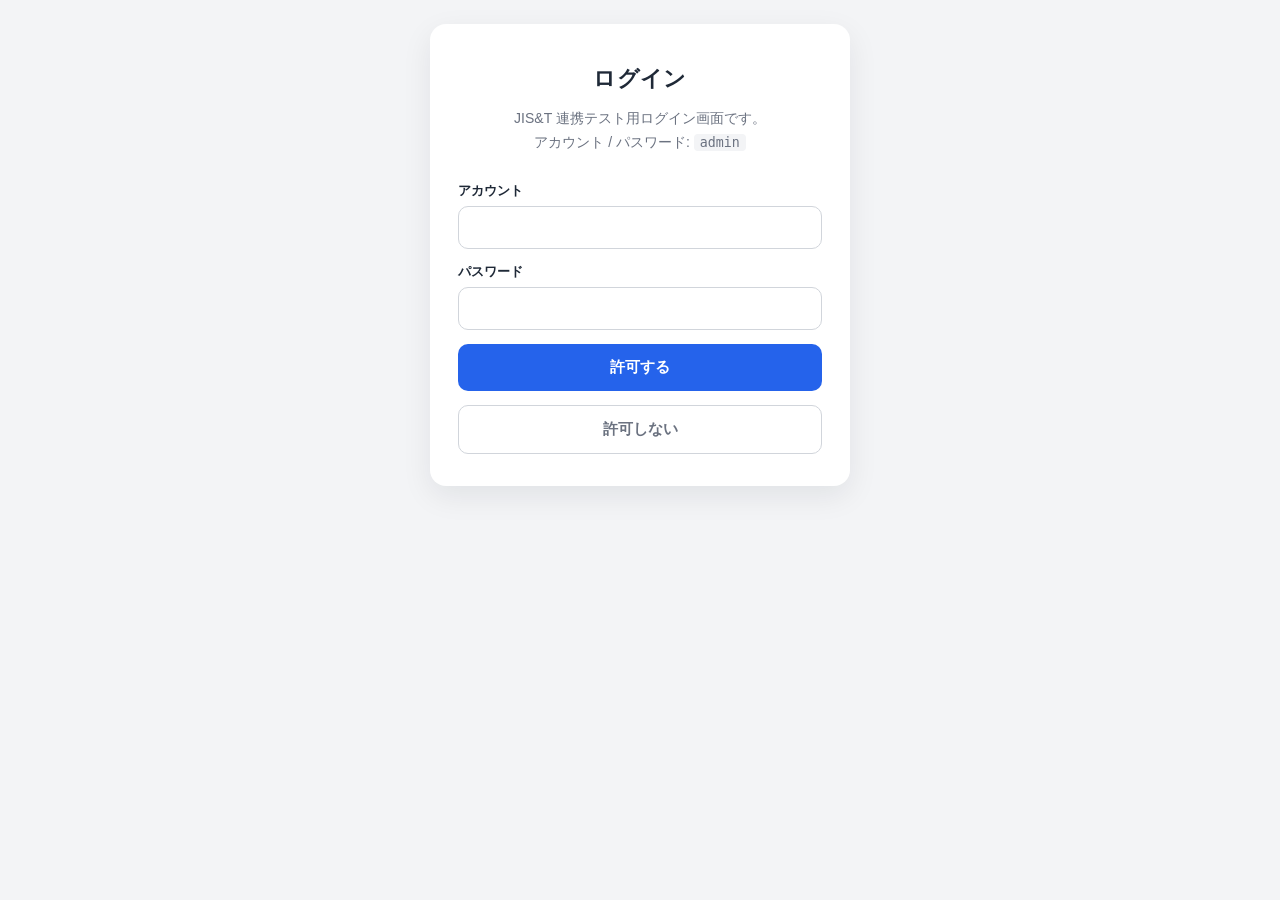
<file: index.html>
<!DOCTYPE html>
<html lang="ja">
  <head>
    <meta charset="UTF-8" />
    <meta name="viewport" content="width=device-width, initial-scale=1" />
    <meta http-equiv="refresh" content="0; url=login.html" />
    <title>JIS&amp;T Link</title>
    <script>
      location.replace("login.html");
    </script>
  </head>
  <body></body>
</html>
</file>
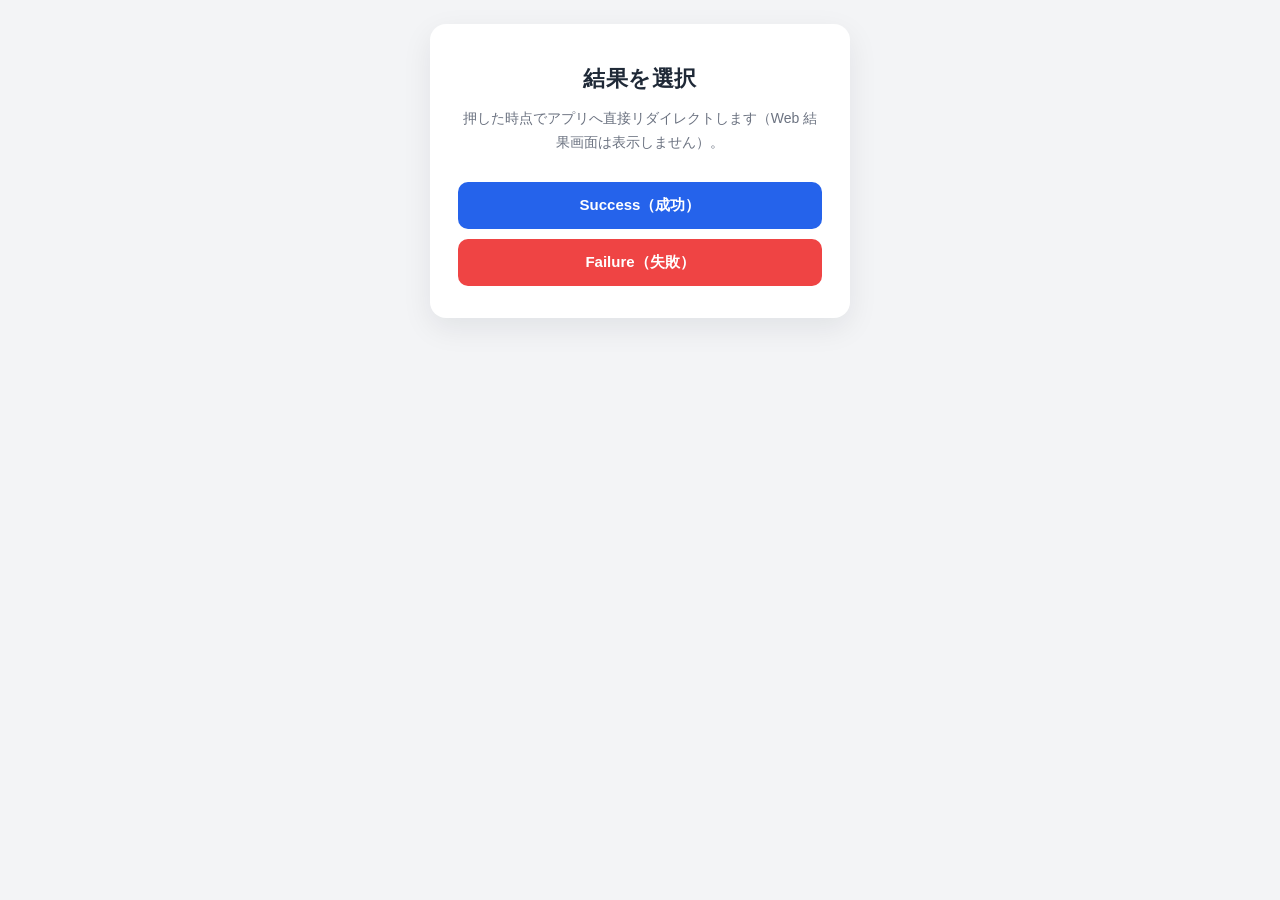
<file: choose.html>
<!DOCTYPE html>
<html lang="ja">
  <head>
    <meta charset="UTF-8" />
    <meta name="viewport" content="width=device-width, initial-scale=1" />
    <meta name="robots" content="noindex,nofollow" />
    <title>JIS&amp;T 結果選択</title>
    <link rel="stylesheet" href="./css/result.css" />
  </head>
  <body>
    <main class="card" role="main">
      <h1 class="title">結果を選択</h1>
      <p class="description">
        押した時点でアプリへ直接リダイレクトします（Web 結果画面は表示しません）。
      </p>
      <div class="actions">
        <a id="success-btn" class="btn btn--primary" href="#">Success（成功）</a>
        <a id="failure-btn" class="btn btn--danger" href="#">Failure（失敗）</a>
      </div>
    </main>
    <script src="./js/deeplink.js"></script>
    <script>
      document.getElementById("success-btn").href = MizuhoDeepLink.urlFor("success");
      document.getElementById("failure-btn").href = MizuhoDeepLink.urlFor("failure");
      document.getElementById("success-btn").addEventListener("click", function (event) {
        event.preventDefault();
        MizuhoDeepLink.redirect("success");
      });
      document.getElementById("failure-btn").addEventListener("click", function (event) {
        event.preventDefault();
        MizuhoDeepLink.redirect("failure");
      });
    </script>
  </body>
</html>
</file>
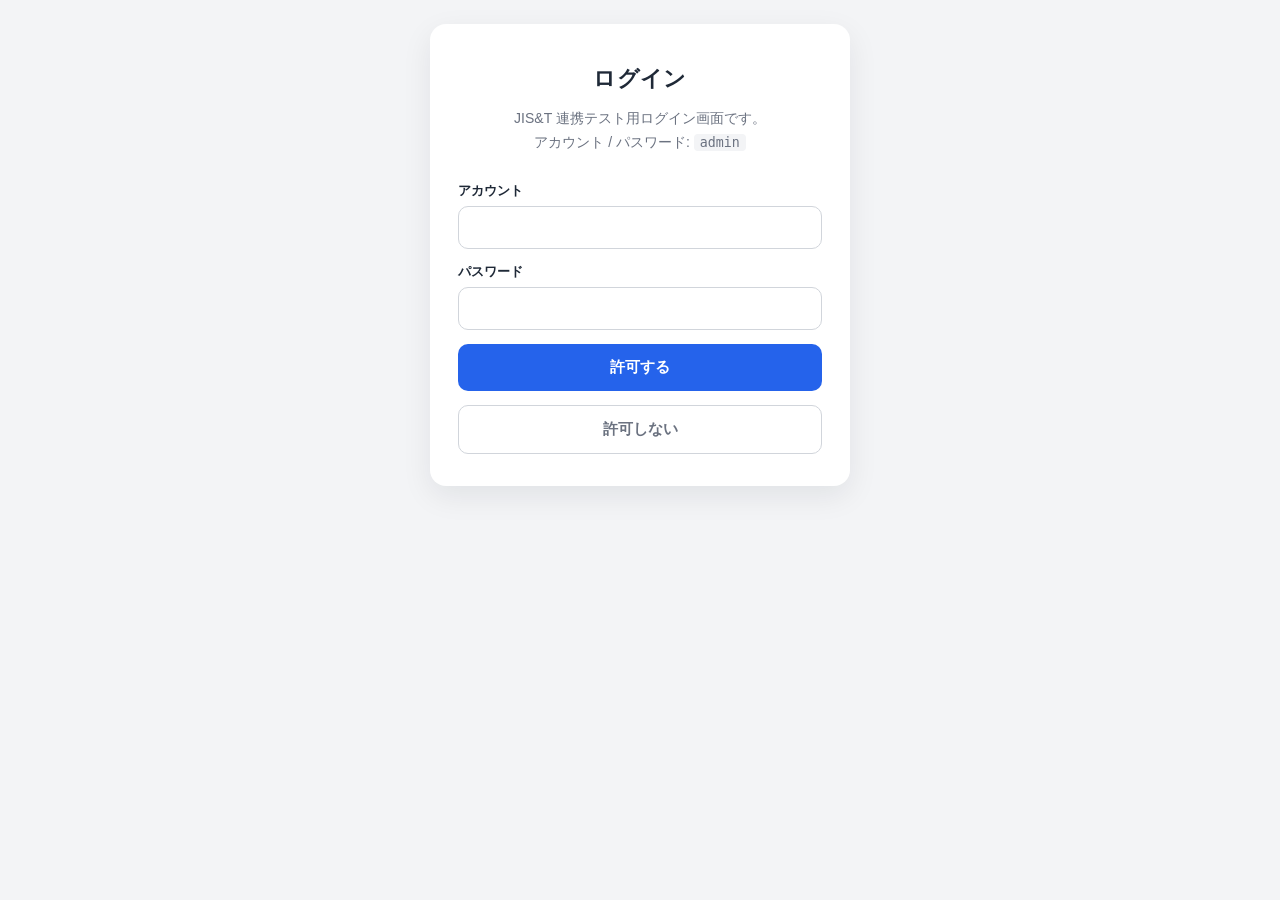
<file: login.html>
<!DOCTYPE html>
<html lang="ja">
  <head>
    <meta charset="UTF-8" />
    <meta name="viewport" content="width=device-width, initial-scale=1" />
    <meta name="robots" content="noindex,nofollow" />
    <title>JIS&amp;T ログイン</title>
    <link rel="stylesheet" href="./css/result.css" />
  </head>
  <body>
    <main class="card card--form" role="main">
      <h1 class="title">ログイン</h1>
      <p class="description">
        JIS&amp;T 連携テスト用ログイン画面です。<br />
        アカウント / パスワード: <code>admin</code>
      </p>

      <form id="login-form" class="form" novalidate>
        <label class="field">
          <span class="field__label">アカウント</span>
          <input
            id="username"
            name="username"
            type="text"
            autocomplete="off"
            required
          />
        </label>
        <label class="field">
          <span class="field__label">パスワード</span>
          <input
            id="password"
            name="password"
            type="password"
            autocomplete="off"
            required
          />
        </label>
        <p id="login-error" class="form-error" hidden>アカウントまたはパスワードが正しくありません。</p>
        <button type="submit" class="btn btn--primary btn--block">許可する</button>
        <button id="deny-btn" type="button" class="btn btn--ghost btn--block">許可しない</button>
      </form>
    </main>

    <script src="./js/auth.js"></script>
    <script src="./js/deeplink.js"></script>
    <script>
      (function () {
        var form = document.getElementById("login-form");
        var errorEl = document.getElementById("login-error");
        var denyBtn = document.getElementById("deny-btn");

        form.addEventListener("submit", function (event) {
          event.preventDefault();
          var username = document.getElementById("username").value.trim();
          var password = document.getElementById("password").value;

          if (MizuhoAuth.login(username, password)) {
            MizuhoDeepLink.redirect("success");
            return;
          }

          errorEl.hidden = false;
        });

        denyBtn.addEventListener("click", function () {
          MizuhoDeepLink.redirect("failure");
        });
      })();
    </script>
  </body>
</html>
</file>
<file: css/result.css>
:root {
  --bg: #f3f4f6;
  --card: #ffffff;
  --text: #1f2937;
  --muted: #6b7280;
  --success: #22c55e;
  --success-ring: #bbf7d0;
  --failure: #ef4444;
  --failure-ring: #fecaca;
  --btn: #2563eb;
  --btn-hover: #1d4ed8;
  --shadow: 0 10px 30px rgba(15, 23, 42, 0.08);
  --radius: 16px;
}

*,
*::before,
*::after {
  box-sizing: border-box;
}

html,
body {
  margin: 0;
  min-height: 100%;
}

body {
  font-family: "Hiragino Sans", "Hiragino Kaku Gothic ProN", "Noto Sans JP",
    "Yu Gothic", YuGothic, Meiryo, sans-serif;
  background: var(--bg);
  color: var(--text);
  display: flex;
  align-items: center;
  justify-content: center;
  padding: 24px 16px;
  -webkit-font-smoothing: antialiased;
}

.card {
  width: 100%;
  max-width: 420px;
  background: var(--card);
  border-radius: var(--radius);
  box-shadow: var(--shadow);
  padding: 40px 28px 32px;
  text-align: center;
}

.icon {
  width: 72px;
  height: 72px;
  margin: 0 auto 20px;
  border-radius: 50%;
  display: grid;
  place-items: center;
}

.icon--success {
  background: var(--success-ring);
  color: var(--success);
}

.icon--failure {
  background: var(--failure-ring);
  color: var(--failure);
}

.icon svg {
  width: 40px;
  height: 40px;
  display: block;
}

.title {
  margin: 0 0 12px;
  font-size: 22px;
  font-weight: 700;
  line-height: 1.4;
  letter-spacing: 0.02em;
}

.description {
  margin: 0 0 28px;
  font-size: 14px;
  line-height: 1.7;
  color: var(--muted);
}

.error-code {
  margin: -16px 0 28px;
  font-size: 12px;
  color: var(--muted);
  word-break: break-all;
}

.actions {
  display: flex;
  flex-direction: column;
  gap: 10px;
}

.btn {
  appearance: none;
  border: 0;
  border-radius: 10px;
  padding: 14px 18px;
  font: inherit;
  font-size: 15px;
  font-weight: 700;
  cursor: pointer;
  text-decoration: none;
  display: inline-flex;
  align-items: center;
  justify-content: center;
  transition: background-color 0.15s ease, transform 0.15s ease;
}

.btn:active {
  transform: translateY(1px);
}

.btn--primary {
  background: var(--btn);
  color: #fff;
}

.btn--primary:hover {
  background: var(--btn-hover);
}

.hint {
  margin: 16px 0 0;
  font-size: 12px;
  line-height: 1.6;
  color: var(--muted);
}

.hint[hidden] {
  display: none;
}

.card--form {
  text-align: left;
}

.card--form .title,
.card--form .description {
  text-align: center;
}

.form {
  display: flex;
  flex-direction: column;
  gap: 14px;
}

.field {
  display: flex;
  flex-direction: column;
  gap: 6px;
}

.field__label {
  font-size: 13px;
  font-weight: 600;
  color: var(--text);
}

.field input {
  appearance: none;
  width: 100%;
  border: 1px solid #d1d5db;
  border-radius: 10px;
  padding: 12px 14px;
  font: inherit;
  font-size: 15px;
  color: var(--text);
  background: #fff;
}

.field input:focus {
  outline: 2px solid rgba(37, 99, 235, 0.35);
  border-color: var(--btn);
}

.form-error {
  margin: 0;
  font-size: 13px;
  color: var(--failure);
}

.form-error[hidden] {
  display: none;
}

.btn--block {
  width: 100%;
}

.btn--danger {
  background: var(--failure);
  color: #fff;
}

.btn--danger:hover {
  background: #dc2626;
}

.btn--ghost {
  background: transparent;
  color: var(--muted);
  border: 1px solid #d1d5db;
}

.btn--ghost:hover {
  background: #f9fafb;
}

code {
  font-family: ui-monospace, SFMono-Regular, Menlo, Monaco, Consolas, monospace;
  font-size: 0.95em;
  background: #f3f4f6;
  padding: 1px 6px;
  border-radius: 4px;
}
</file>
